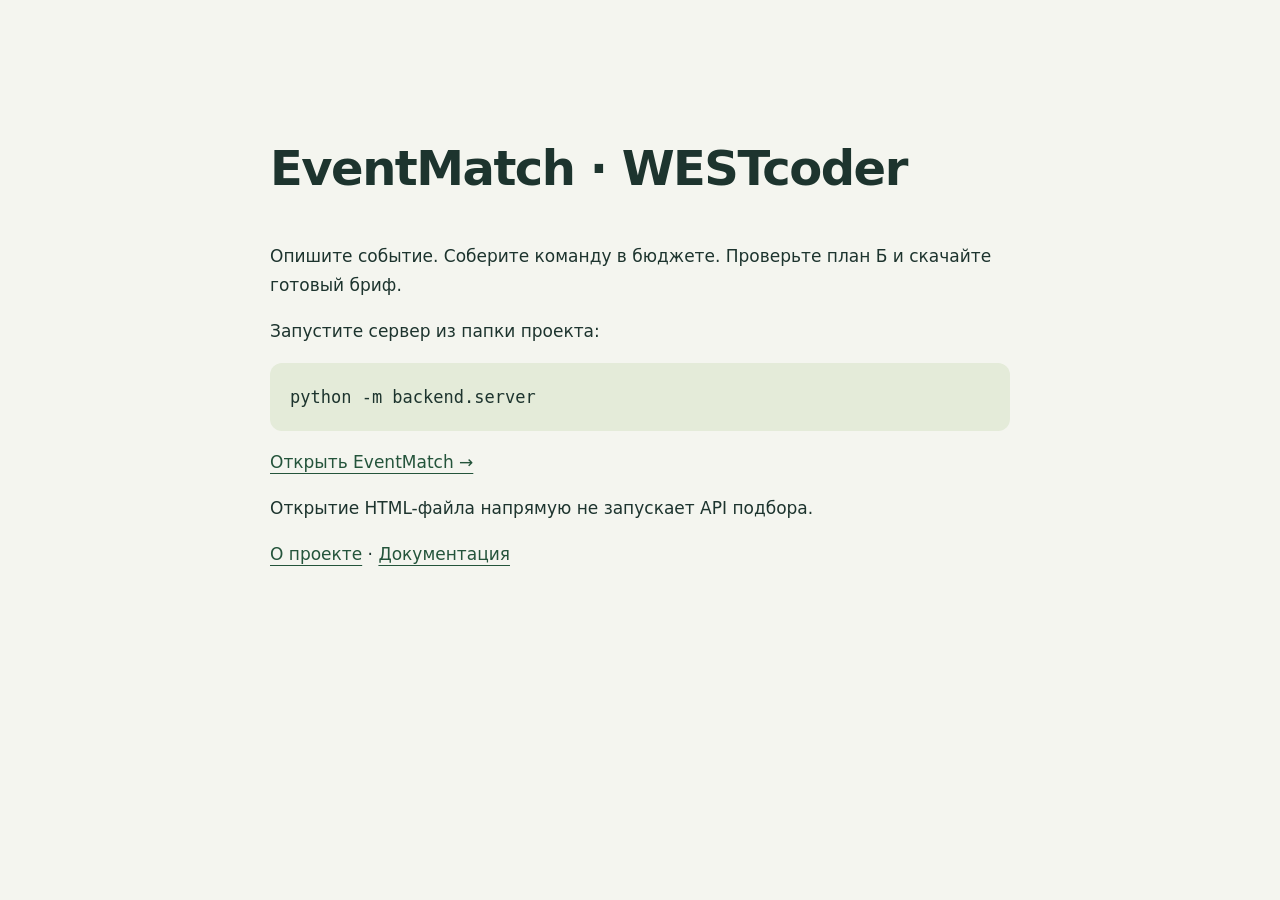
<file: index.html>
<!DOCTYPE html>
<html lang="ru">
<head>
    <meta charset="UTF-8">
    <meta name="viewport" content="width=device-width, initial-scale=1.0">
    <title>Запуск EventMatch</title>
    <style>body{font:17px/1.7 system-ui;max-width:740px;margin:8vh auto;padding:24px;color:#1d342e;background:#f4f5ef}h1{font-size:clamp(32px,7vw,48px);letter-spacing:-1.5px}a{color:#24543b;text-underline-offset:5px}pre{padding:20px;background:#e4ebd9;border-radius:12px;overflow:auto}</style>
</head>
<body>
    <h1>EventMatch · WESTcoder</h1>
    <p>Опишите событие. Соберите команду в бюджете. Проверьте план Б и скачайте готовый бриф.</p>
    <p>Запустите сервер из папки проекта:</p><pre>python -m backend.server</pre>
    <p><a href="http://127.0.0.1:8000">Открыть EventMatch →</a></p>
    <p>Открытие HTML-файла напрямую не запускает API подбора.</p>
    <p><a href="about.html">О проекте</a> · <a href="README.md">Документация</a></p>
</body>
</html>
</file>
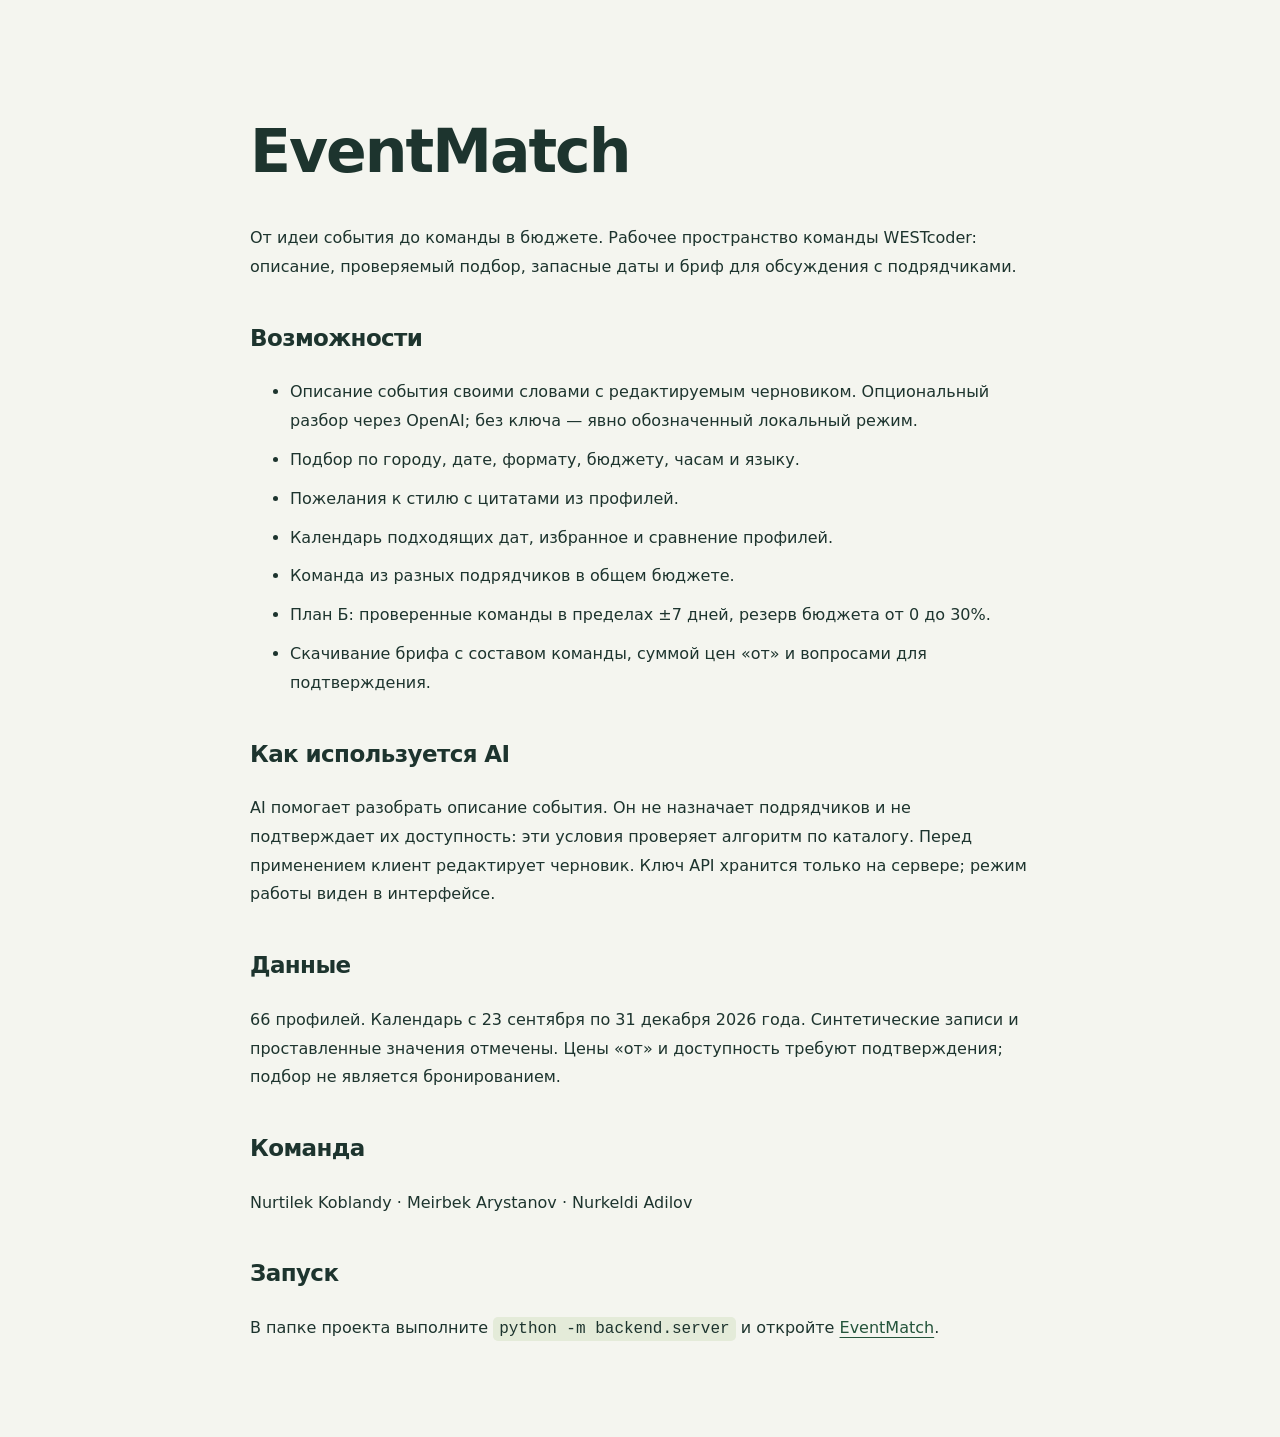
<file: about.html>
<!DOCTYPE html>
<html lang="ru">
<head>
    <meta charset="UTF-8">
    <meta name="viewport" content="width=device-width, initial-scale=1.0">
    <title>О проекте EventMatch</title>
    <meta name="theme-color" content="#183d36">
    <style>body{font:16px/1.8 system-ui;max-width:780px;margin:6vh auto;padding:24px;color:#1d342e;background:#f4f5ef}h1{font-size:clamp(36px,7vw,60px);letter-spacing:-2px;line-height:1.1}h2{margin-top:36px;font-size:23px;letter-spacing:-.6px}a{color:#24543b;text-underline-offset:4px}li{margin:10px 0}code{background:#e4ebd9;padding:3px 6px;border-radius:5px}</style>
</head>
<body>
    <h1>EventMatch</h1>
    <p>От идеи события до команды в бюджете. Рабочее пространство команды WESTcoder: описание, проверяемый подбор, запасные даты и бриф для обсуждения с подрядчиками.</p>
    <h2>Возможности</h2>
    <ul><li>Описание события своими словами с редактируемым черновиком. Опциональный разбор через OpenAI; без ключа — явно обозначенный локальный режим.</li><li>Подбор по городу, дате, формату, бюджету, часам и языку.</li><li>Пожелания к стилю с цитатами из профилей.</li><li>Календарь подходящих дат, избранное и сравнение профилей.</li><li>Команда из разных подрядчиков в общем бюджете.</li><li>План Б: проверенные команды в пределах ±7 дней, резерв бюджета от 0 до 30%.</li><li>Скачивание брифа с составом команды, суммой цен «от» и вопросами для подтверждения.</li></ul>
    <h2>Как используется AI</h2><p>AI помогает разобрать описание события. Он не назначает подрядчиков и не подтверждает их доступность: эти условия проверяет алгоритм по каталогу. Перед применением клиент редактирует черновик. Ключ API хранится только на сервере; режим работы виден в интерфейсе.</p>
    <h2>Данные</h2>
    <p>66 профилей. Календарь с 23 сентября по 31 декабря 2026 года. Синтетические записи и проставленные значения отмечены. Цены «от» и доступность требуют подтверждения; подбор не является бронированием.</p>
    <h2>Команда</h2><p>Nurtilek Koblandy · Meirbek Arystanov · Nurkeldi Adilov</p>
    <h2>Запуск</h2><p>В папке проекта выполните <code>python -m backend.server</code> и откройте <a href="http://127.0.0.1:8000">EventMatch</a>.</p>
</body>
</html>
</file>
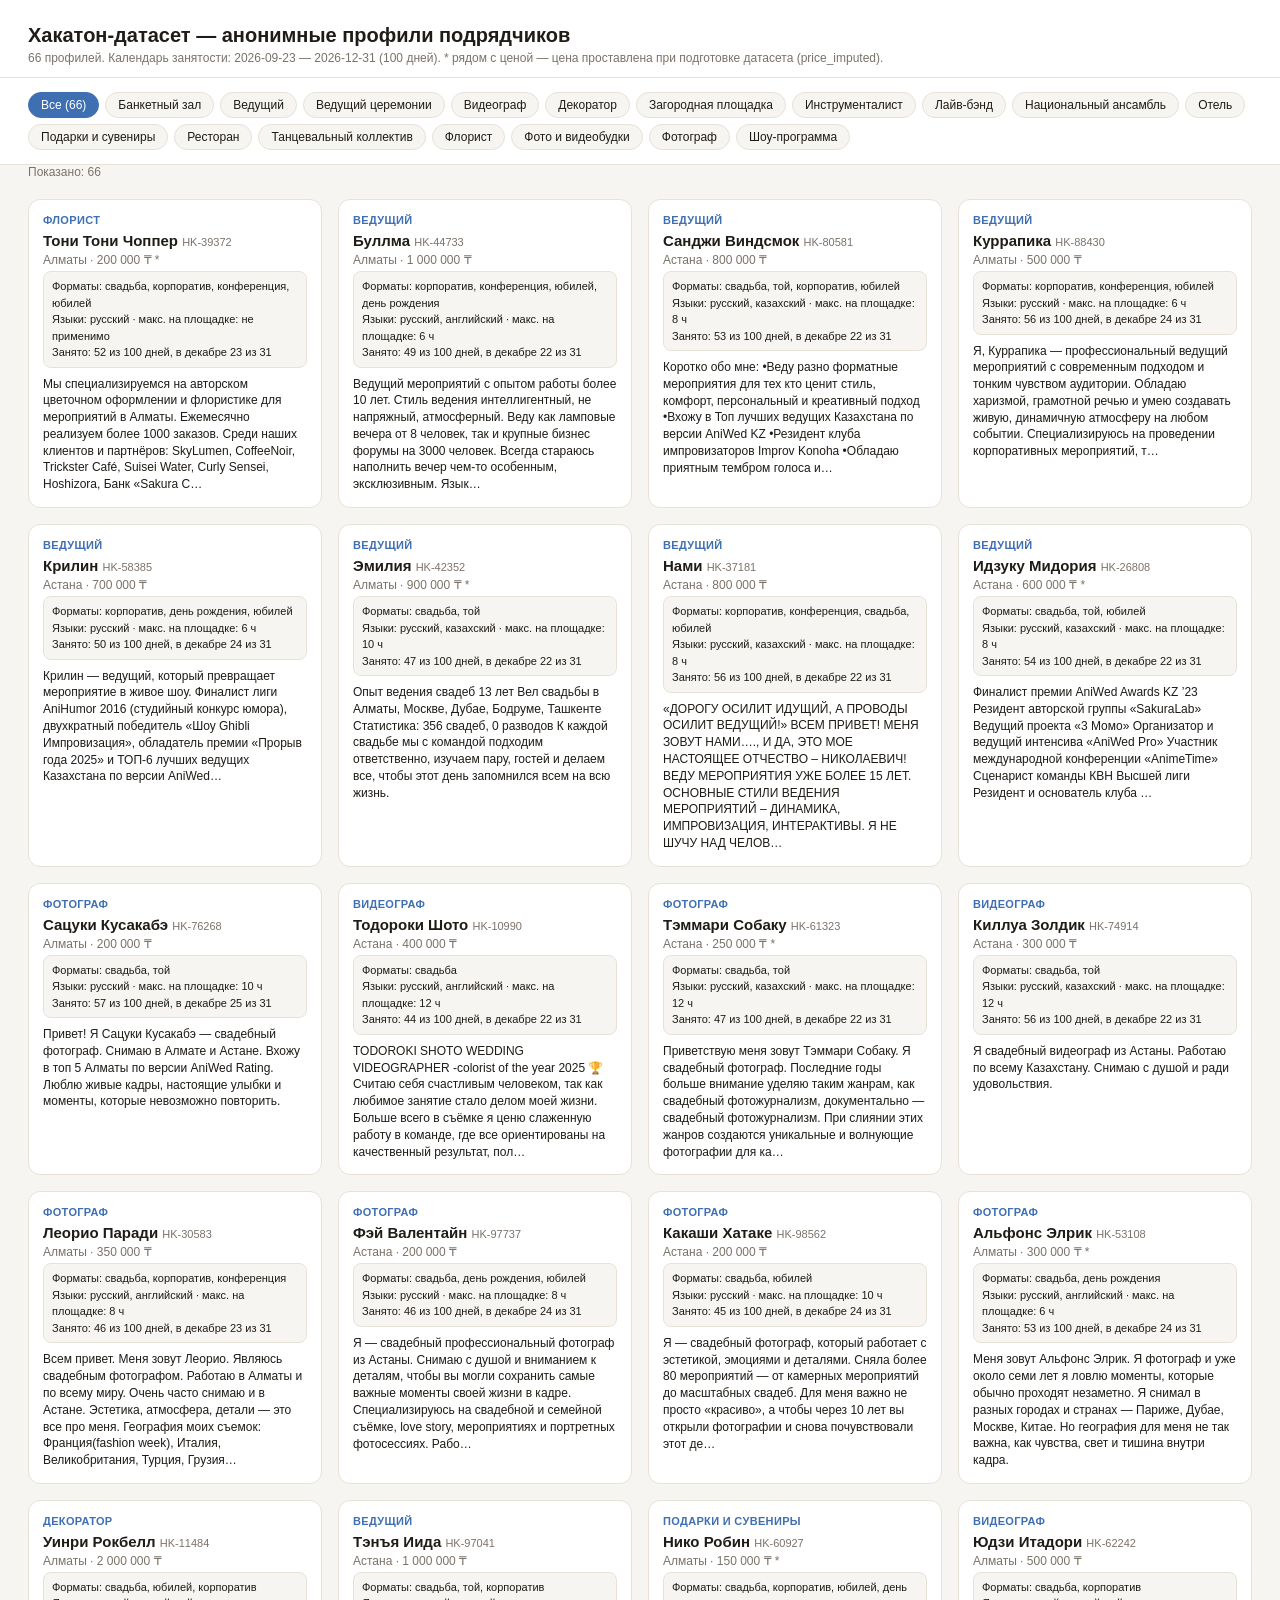
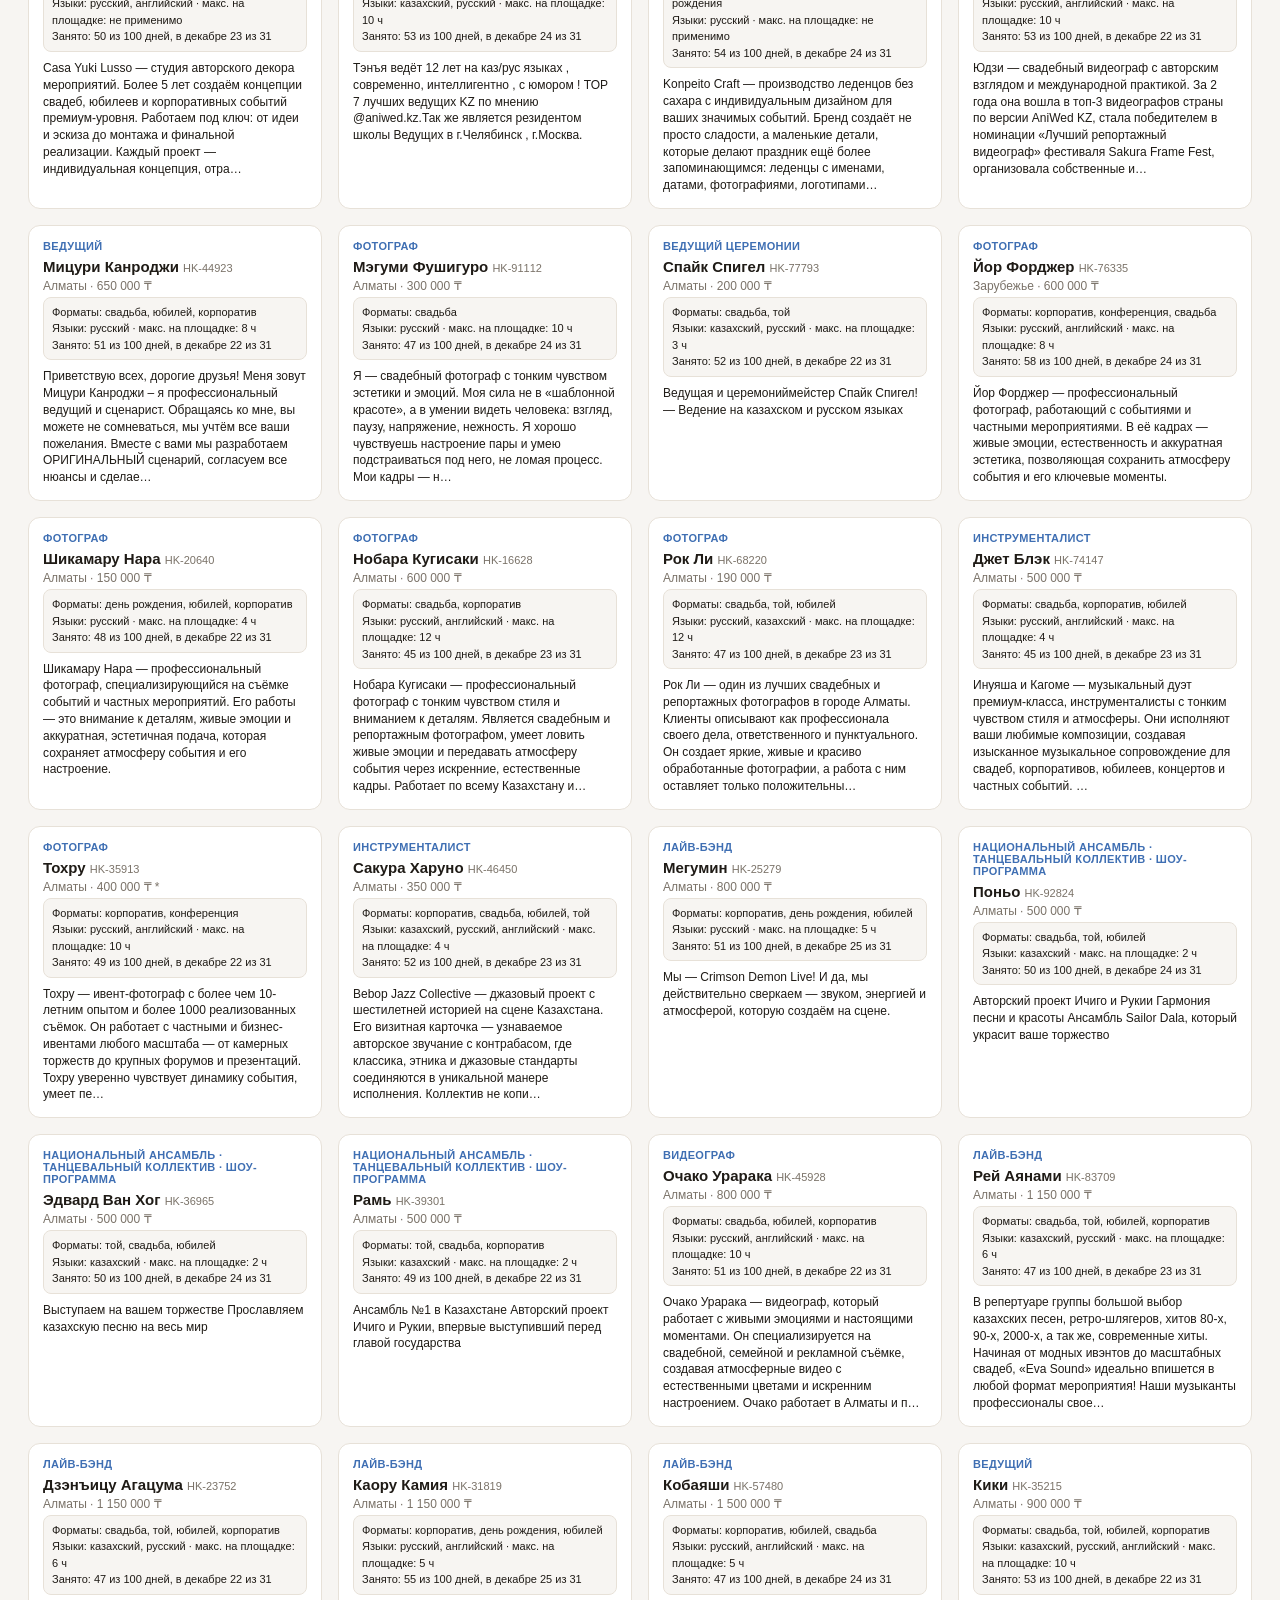
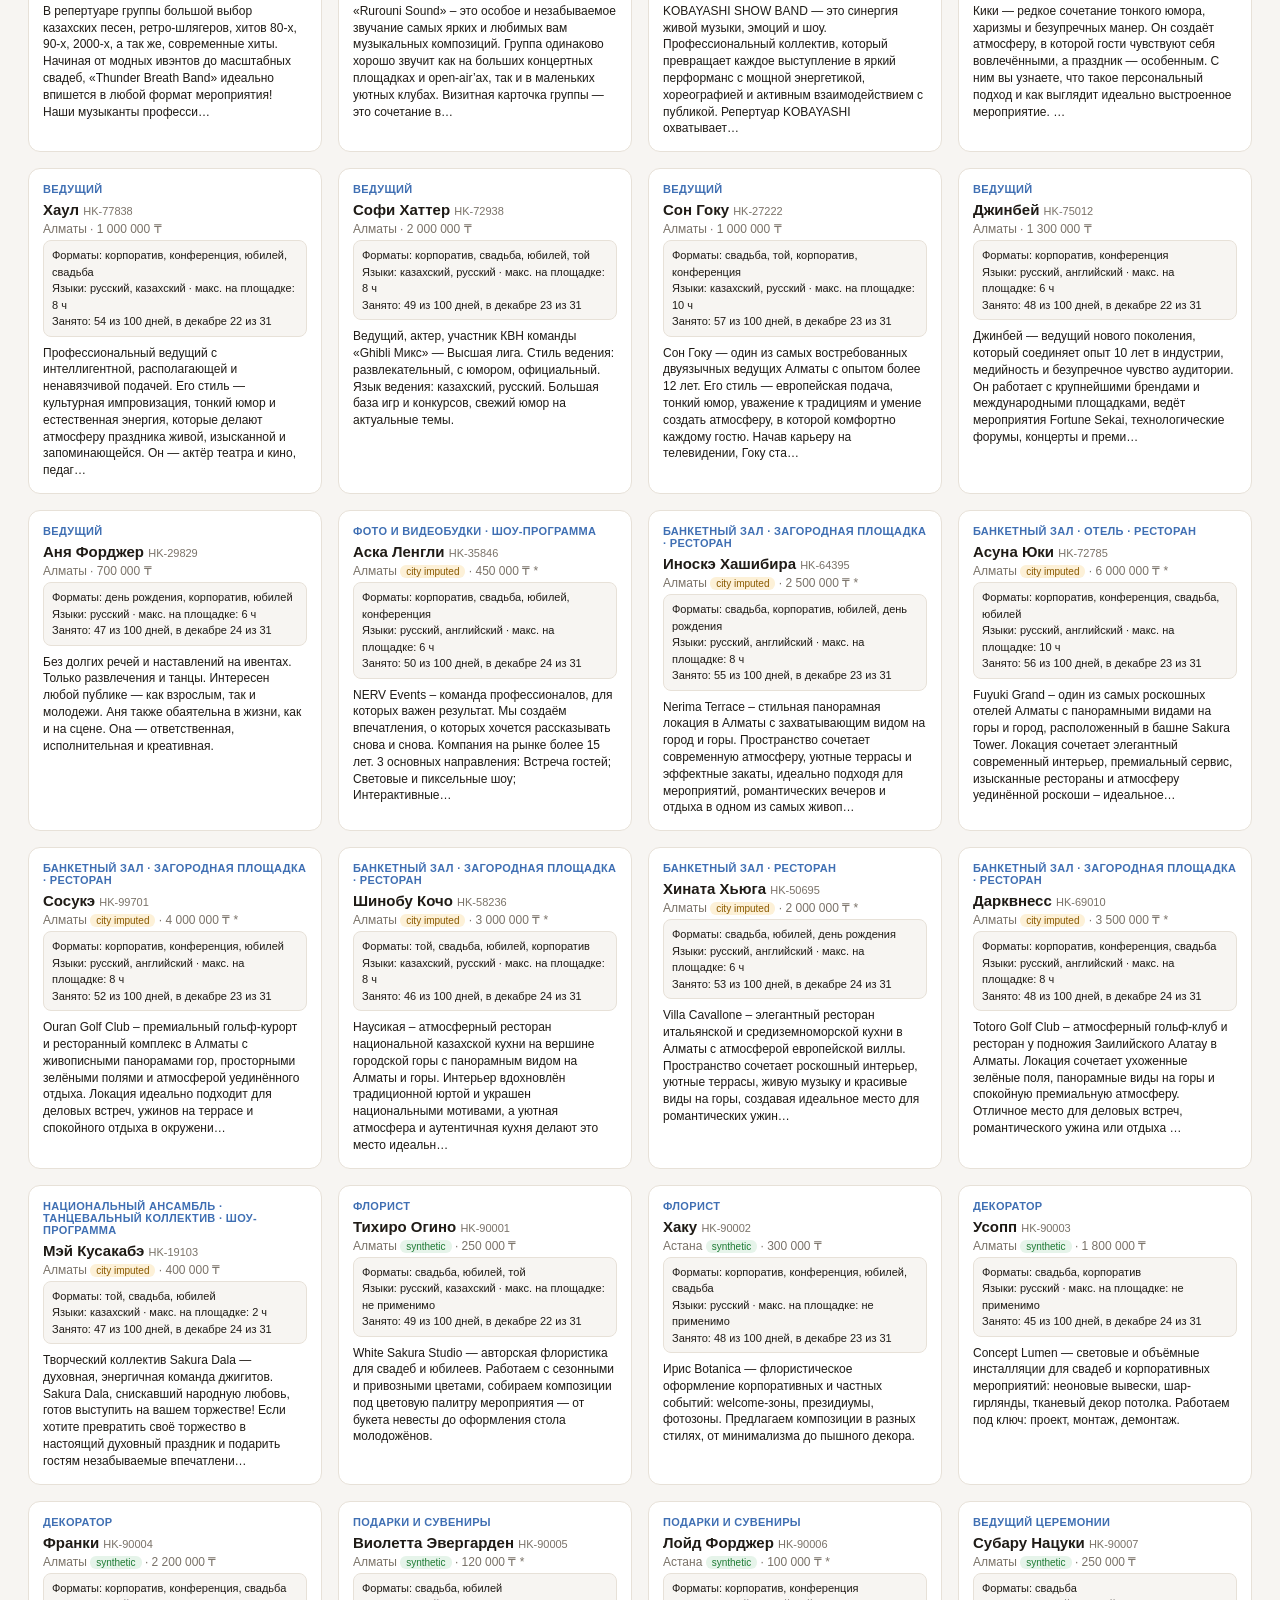
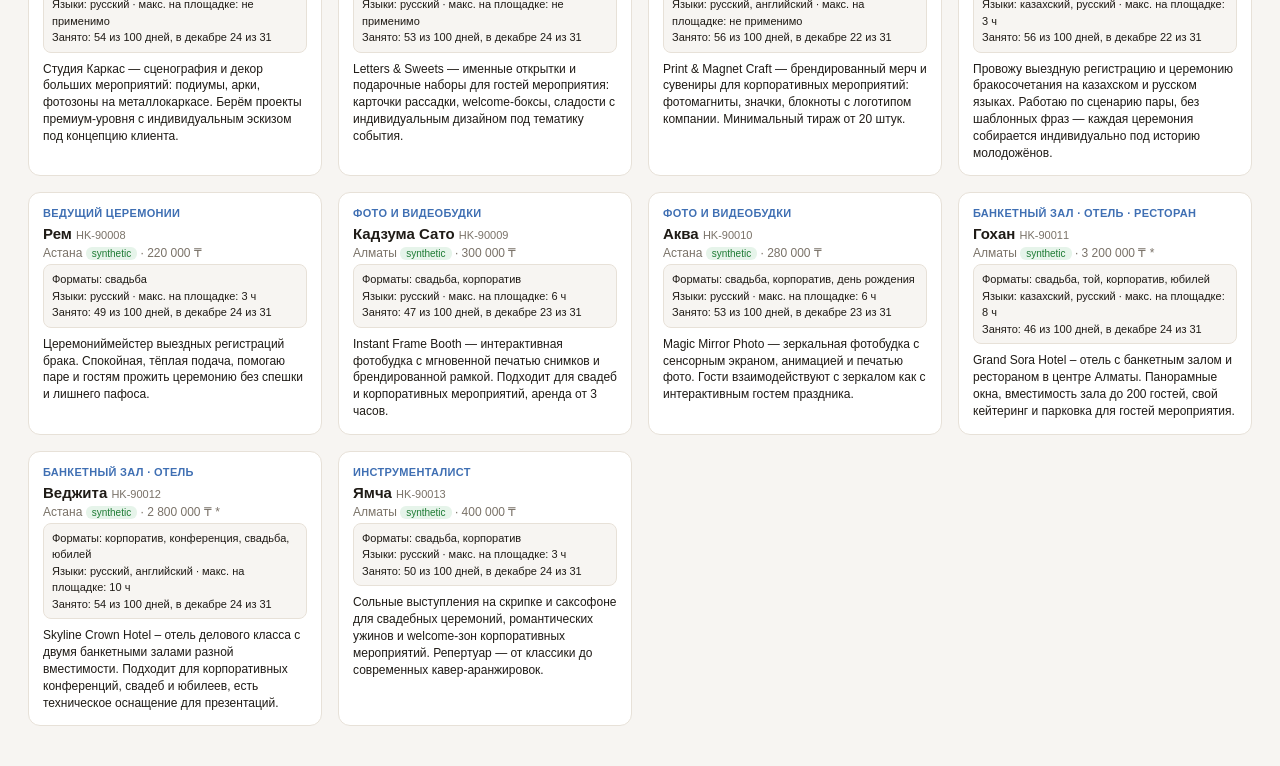
<file: Untitled-1.html>
<!doctype html>
<html lang="ru">
<head>
<meta charset="utf-8">
<title>Хакатон-датасет — анонимные профили подрядчиков</title>
<style>
  :root { --bg:#f7f5f2; --card:#fff; --text:#1f1b16; --muted:#7a7268; --accent:#3f6fb3; --border:#e7e1d8; }
  * { box-sizing:border-box; }
  body { margin:0; font-family:-apple-system,BlinkMacSystemFont,"Segoe UI",sans-serif; background:var(--bg); color:var(--text); }
  header { padding:24px 28px 12px; border-bottom:1px solid var(--border); background:var(--card); }
  header h1 { margin:0 0 4px; font-size:20px; }
  header p { margin:0; font-size:12px; color:var(--muted); }
  .filters { display:flex; flex-wrap:wrap; gap:6px; padding:14px 28px; background:var(--card); border-bottom:1px solid var(--border); }
  .filter-btn { border:1px solid var(--border); background:var(--bg); color:var(--text); border-radius:999px; padding:5px 12px; font-size:12px; cursor:pointer; }
  .filter-btn.active { background:var(--accent); color:#fff; border-color:var(--accent); }
  .grid { display:grid; grid-template-columns:repeat(auto-fill,minmax(260px,1fr)); gap:16px; padding:20px 28px 40px; }
  .card { background:var(--card); border:1px solid var(--border); border-radius:12px; overflow:hidden; }
  .body { padding:14px; display:flex; flex-direction:column; gap:4px; }
  .cats { font-size:11px; text-transform:uppercase; letter-spacing:.03em; color:var(--accent); font-weight:600; }
  h3 { margin:2px 0 0; font-size:15px; }
  .id { font-size:11px; color:var(--muted); font-weight:400; }
  .meta { font-size:12px; color:var(--muted); }
  .attrs { font-size:11px; color:var(--text); background:var(--bg); border:1px solid var(--border); border-radius:8px; padding:6px 8px; line-height:1.5; }
  .tag { font-size:10px; background:#fdf1d8; color:#8a5a00; padding:1px 6px; border-radius:6px; }
  .tag-synth { background:#e6f4ea; color:#1e7b34; }
  .desc { font-size:12px; color:var(--text); line-height:1.4; margin:4px 0 0; }
  .count { padding:0 28px; font-size:12px; color:var(--muted); }
</style>
</head>
<body>
<header>
  <h1>Хакатон-датасет — анонимные профили подрядчиков</h1>
  <p>66 профилей. Календарь занятости: 2026-09-23 — 2026-12-31 (100 дней).
     * рядом с ценой — цена проставлена при подготовке датасета (price_imputed).</p>
</header>
<div class="filters">
  <button class="filter-btn active" data-cat="__all__">Все (66)</button>
<button class="filter-btn" data-cat="Банкетный зал">Банкетный зал</button>
<button class="filter-btn" data-cat="Ведущий">Ведущий</button>
<button class="filter-btn" data-cat="Ведущий церемонии">Ведущий церемонии</button>
<button class="filter-btn" data-cat="Видеограф">Видеограф</button>
<button class="filter-btn" data-cat="Декоратор">Декоратор</button>
<button class="filter-btn" data-cat="Загородная площадка">Загородная площадка</button>
<button class="filter-btn" data-cat="Инструменталист">Инструменталист</button>
<button class="filter-btn" data-cat="Лайв-бэнд">Лайв-бэнд</button>
<button class="filter-btn" data-cat="Национальный ансамбль">Национальный ансамбль</button>
<button class="filter-btn" data-cat="Отель">Отель</button>
<button class="filter-btn" data-cat="Подарки и сувениры">Подарки и сувениры</button>
<button class="filter-btn" data-cat="Ресторан">Ресторан</button>
<button class="filter-btn" data-cat="Танцевальный коллектив">Танцевальный коллектив</button>
<button class="filter-btn" data-cat="Флорист">Флорист</button>
<button class="filter-btn" data-cat="Фото и видеобудки">Фото и видеобудки</button>
<button class="filter-btn" data-cat="Фотограф">Фотограф</button>
<button class="filter-btn" data-cat="Шоу-программа">Шоу-программа</button>
</div>
<div class="count" id="count"></div>
<div class="grid" id="grid">
    <article class="card" data-cats="Флорист">
      <div class="body">
        <div class="cats">Флорист</div>
        <h3>Тони Тони Чоппер <span class="id">HK-39372</span></h3>
        <div class="meta">Алматы · 200 000 ₸ *</div>
        <div class="attrs">Форматы: свадьба, корпоратив, конференция, юбилей<br>
          Языки: русский · макс. на площадке: не применимо<br>
          Занято: 52 из 100 дней, в декабре 23 из 31</div>
        <p class="desc">Мы специализируемся на авторском цветочном оформлении и флористике для мероприятий в Алматы. Ежемесячно реализуем более 1000 заказов.

Среди наших клиентов и партнёров: SkyLumen, CoffeeNoir, Trickster Café, Suisei Water, Curly Sensei, Hoshizora, Банк «Sakura C…</p>
      </div>
    </article>
    <article class="card" data-cats="Ведущий">
      <div class="body">
        <div class="cats">Ведущий</div>
        <h3>Буллма <span class="id">HK-44733</span></h3>
        <div class="meta">Алматы · 1 000 000 ₸</div>
        <div class="attrs">Форматы: корпоратив, конференция, юбилей, день рождения<br>
          Языки: русский, английский · макс. на площадке: 6 ч<br>
          Занято: 49 из 100 дней, в декабре 22 из 31</div>
        <p class="desc">Ведущий мероприятий с опытом работы более 10 лет. Стиль ведения интеллигентный, не напряжный, атмосферный. Веду как ламповые вечера от 8 человек, так и крупные бизнес форумы на 3000 человек. Всегда стараюсь наполнить вечер чем-то особенным, эксклюзивным.

Язык…</p>
      </div>
    </article>
    <article class="card" data-cats="Ведущий">
      <div class="body">
        <div class="cats">Ведущий</div>
        <h3>Санджи Виндсмок <span class="id">HK-80581</span></h3>
        <div class="meta">Астана · 800 000 ₸</div>
        <div class="attrs">Форматы: свадьба, той, корпоратив, юбилей<br>
          Языки: русский, казахский · макс. на площадке: 8 ч<br>
          Занято: 53 из 100 дней, в декабре 22 из 31</div>
        <p class="desc">Коротко обо мне:

•Веду разно форматные мероприятия для тех кто ценит стиль, комфорт, персональный и креативный подход

•Вхожу в Топ лучших ведущих Казахстана по версии AniWed KZ

•Резидент клуба импровизаторов Improv Konoha

•Обладаю приятным тембром голоса и…</p>
      </div>
    </article>
    <article class="card" data-cats="Ведущий">
      <div class="body">
        <div class="cats">Ведущий</div>
        <h3>Куррапика <span class="id">HK-88430</span></h3>
        <div class="meta">Алматы · 500 000 ₸</div>
        <div class="attrs">Форматы: корпоратив, конференция, юбилей<br>
          Языки: русский · макс. на площадке: 6 ч<br>
          Занято: 56 из 100 дней, в декабре 24 из 31</div>
        <p class="desc">Я, Куррапика — профессиональный ведущий мероприятий с современным подходом и тонким чувством аудитории. Обладаю харизмой, грамотной речью и умею создавать живую, динамичную атмосферу на любом событии.

Специализируюсь на проведении корпоративных мероприятий, т…</p>
      </div>
    </article>
    <article class="card" data-cats="Ведущий">
      <div class="body">
        <div class="cats">Ведущий</div>
        <h3>Крилин <span class="id">HK-58385</span></h3>
        <div class="meta">Астана · 700 000 ₸</div>
        <div class="attrs">Форматы: корпоратив, день рождения, юбилей<br>
          Языки: русский · макс. на площадке: 6 ч<br>
          Занято: 50 из 100 дней, в декабре 24 из 31</div>
        <p class="desc">Крилин — ведущий, который превращает мероприятие в живое шоу.

 

Финалист лиги AniHumor 2016 (студийный конкурс юмора),

двухкратный победитель «Шоу Ghibli Импровизация»,

обладатель премии «Прорыв года 2025» и ТОП-6 лучших ведущих Казахстана по версии AniWed…</p>
      </div>
    </article>
    <article class="card" data-cats="Ведущий">
      <div class="body">
        <div class="cats">Ведущий</div>
        <h3>Эмилия <span class="id">HK-42352</span></h3>
        <div class="meta">Алматы · 900 000 ₸ *</div>
        <div class="attrs">Форматы: свадьба, той<br>
          Языки: русский, казахский · макс. на площадке: 10 ч<br>
          Занято: 47 из 100 дней, в декабре 22 из 31</div>
        <p class="desc">Опыт ведения свадеб 13 лет

Вел свадьбы в Алматы, Москве, Дубае, Бодруме, Ташкенте

Статистика: 356 свадеб, 0 разводов

К каждой свадьбе мы с командой подходим ответственно, изучаем пару, гостей и делаем все, чтобы этот день запомнился всем на всю жизнь.</p>
      </div>
    </article>
    <article class="card" data-cats="Ведущий">
      <div class="body">
        <div class="cats">Ведущий</div>
        <h3>Нами <span class="id">HK-37181</span></h3>
        <div class="meta">Астана · 800 000 ₸</div>
        <div class="attrs">Форматы: корпоратив, конференция, свадьба, юбилей<br>
          Языки: русский, казахский · макс. на площадке: 8 ч<br>
          Занято: 56 из 100 дней, в декабре 22 из 31</div>
        <p class="desc">«ДОРОГУ ОСИЛИТ ИДУЩИЙ, А ПРОВОДЫ ОСИЛИТ ВЕДУЩИЙ!»

ВСЕМ ПРИВЕТ! МЕНЯ ЗОВУТ НАМИ…., И ДА, ЭТО МОЕ НАСТОЯЩЕЕ ОТЧЕСТВО – НИКОЛАЕВИЧ!

ВЕДУ МЕРОПРИЯТИЯ УЖЕ БОЛЕЕ 15 ЛЕТ.

ОСНОВНЫЕ СТИЛИ ВЕДЕНИЯ МЕРОПРИЯТИЙ – ДИНАМИКА, ИМПРОВИЗАЦИЯ, ИНТЕРАКТИВЫ. Я НЕ ШУЧУ НАД ЧЕЛОВ…</p>
      </div>
    </article>
    <article class="card" data-cats="Ведущий">
      <div class="body">
        <div class="cats">Ведущий</div>
        <h3>Идзуку Мидория <span class="id">HK-26808</span></h3>
        <div class="meta">Астана · 600 000 ₸ *</div>
        <div class="attrs">Форматы: свадьба, той, юбилей<br>
          Языки: русский, казахский · макс. на площадке: 8 ч<br>
          Занято: 54 из 100 дней, в декабре 22 из 31</div>
        <p class="desc">Финалист премии AniWed Awards KZ ’23

Резидент авторской группы «SakuraLab»

Ведущий проекта «3 Момо»

Организатор и ведущий интенсива «AniWed Pro»

Участник международной конференции «AnimeTime»

Сценарист команды КВН Высшей лиги

Резидент и основатель клуба …</p>
      </div>
    </article>
    <article class="card" data-cats="Фотограф">
      <div class="body">
        <div class="cats">Фотограф</div>
        <h3>Сацуки Кусакабэ <span class="id">HK-76268</span></h3>
        <div class="meta">Алматы · 200 000 ₸</div>
        <div class="attrs">Форматы: свадьба, той<br>
          Языки: русский · макс. на площадке: 10 ч<br>
          Занято: 57 из 100 дней, в декабре 25 из 31</div>
        <p class="desc">Привет! Я Сацуки Кусакабэ — свадебный фотограф. Снимаю в Алмате и Астане. Вхожу  в топ 5 Алматы по версии AniWed Rating.

Люблю живые кадры, настоящие улыбки и моменты, которые невозможно повторить.</p>
      </div>
    </article>
    <article class="card" data-cats="Видеограф">
      <div class="body">
        <div class="cats">Видеограф</div>
        <h3>Тодороки Шото <span class="id">HK-10990</span></h3>
        <div class="meta">Астана · 400 000 ₸</div>
        <div class="attrs">Форматы: свадьба<br>
          Языки: русский, английский · макс. на площадке: 12 ч<br>
          Занято: 44 из 100 дней, в декабре 22 из 31</div>
        <p class="desc">TODOROKI SHOTO

WEDDING  VIDEOGRAPHER

-colorist of the year 2025 🏆

Считаю себя счастливым человеком, так как любимое занятие стало делом моей жизни. Больше всего в съёмке я ценю слаженную работу в команде, где все ориентированы на качественный результат, пол…</p>
      </div>
    </article>
    <article class="card" data-cats="Фотограф">
      <div class="body">
        <div class="cats">Фотограф</div>
        <h3>Тэммари Собаку <span class="id">HK-61323</span></h3>
        <div class="meta">Астана · 250 000 ₸ *</div>
        <div class="attrs">Форматы: свадьба, той<br>
          Языки: русский, казахский · макс. на площадке: 12 ч<br>
          Занято: 47 из 100 дней, в декабре 22 из 31</div>
        <p class="desc">Приветствую меня зовут Тэммари Собаку. Я свадебный фотограф.

Последние годы больше внимание уделяю таким жанрам, как свадебный фотожурнализм,

документально — свадебный фотожурнализм.

При слиянии этих жанров создаются уникальные и волнующие фотографии для ка…</p>
      </div>
    </article>
    <article class="card" data-cats="Видеограф">
      <div class="body">
        <div class="cats">Видеограф</div>
        <h3>Киллуа Золдик <span class="id">HK-74914</span></h3>
        <div class="meta">Астана · 300 000 ₸</div>
        <div class="attrs">Форматы: свадьба, той<br>
          Языки: русский, казахский · макс. на площадке: 12 ч<br>
          Занято: 56 из 100 дней, в декабре 22 из 31</div>
        <p class="desc">Я свадебный видеограф из Астаны. Работаю по всему Казахстану. Снимаю с душой и ради удовольствия.</p>
      </div>
    </article>
    <article class="card" data-cats="Фотограф">
      <div class="body">
        <div class="cats">Фотограф</div>
        <h3>Леорио Паради <span class="id">HK-30583</span></h3>
        <div class="meta">Алматы · 350 000 ₸</div>
        <div class="attrs">Форматы: свадьба, корпоратив, конференция<br>
          Языки: русский, английский · макс. на площадке: 8 ч<br>
          Занято: 46 из 100 дней, в декабре 23 из 31</div>
        <p class="desc">Всем привет. Меня зовут Леорио. Являюсь свадебным фотографом. Работаю в Алматы и по всему миру. Очень часто снимаю и в Астане. Эстетика, атмосфера, детали — это все про меня.

География моих съемок: Франция(fashion week), Италия, Великобритания, Турция, Грузия…</p>
      </div>
    </article>
    <article class="card" data-cats="Фотограф">
      <div class="body">
        <div class="cats">Фотограф</div>
        <h3>Фэй Валентайн <span class="id">HK-97737</span></h3>
        <div class="meta">Астана · 200 000 ₸</div>
        <div class="attrs">Форматы: свадьба, день рождения, юбилей<br>
          Языки: русский · макс. на площадке: 8 ч<br>
          Занято: 46 из 100 дней, в декабре 24 из 31</div>
        <p class="desc">Я — свадебный профессиональный фотограф из Астаны. Снимаю с душой и вниманием к деталям, чтобы вы могли сохранить самые важные моменты своей жизни в кадре.

Специализируюсь на свадебной и семейной съёмке, love story, мероприятиях и портретных фотосессиях. Рабо…</p>
      </div>
    </article>
    <article class="card" data-cats="Фотограф">
      <div class="body">
        <div class="cats">Фотограф</div>
        <h3>Какаши Хатаке <span class="id">HK-98562</span></h3>
        <div class="meta">Астана · 200 000 ₸</div>
        <div class="attrs">Форматы: свадьба, юбилей<br>
          Языки: русский · макс. на площадке: 10 ч<br>
          Занято: 45 из 100 дней, в декабре 24 из 31</div>
        <p class="desc">Я — свадебный фотограф, который работает с эстетикой, эмоциями и деталями.

Сняла более 80 мероприятий — от камерных мероприятий до масштабных свадеб.

Для меня важно не просто «красиво», а чтобы через 10 лет вы открыли фотографии и снова почувствовали этот де…</p>
      </div>
    </article>
    <article class="card" data-cats="Фотограф">
      <div class="body">
        <div class="cats">Фотограф</div>
        <h3>Альфонс Элрик <span class="id">HK-53108</span></h3>
        <div class="meta">Алматы · 300 000 ₸ *</div>
        <div class="attrs">Форматы: свадьба, день рождения<br>
          Языки: русский, английский · макс. на площадке: 6 ч<br>
          Занято: 53 из 100 дней, в декабре 24 из 31</div>
        <p class="desc">Меня зовут Альфонс Элрик. Я фотограф и уже около семи лет я ловлю моменты, которые обычно проходят незаметно.

Я снимал в разных городах и странах — Париже, Дубае, Москве, Китае. Но география для меня не так важна, как чувства, свет и тишина внутри кадра.</p>
      </div>
    </article>
    <article class="card" data-cats="Декоратор">
      <div class="body">
        <div class="cats">Декоратор</div>
        <h3>Уинри Рокбелл <span class="id">HK-11484</span></h3>
        <div class="meta">Алматы · 2 000 000 ₸</div>
        <div class="attrs">Форматы: свадьба, юбилей, корпоратив<br>
          Языки: русский, английский · макс. на площадке: не применимо<br>
          Занято: 50 из 100 дней, в декабре 23 из 31</div>
        <p class="desc">Casa Yuki Lusso — студия авторского декора мероприятий.
 Более 5 лет создаём концепции свадеб, юбилеев и корпоративных событий премиум-уровня. Работаем под ключ: от идеи и эскиза до монтажа и финальной реализации. Каждый проект — индивидуальная концепция, отра…</p>
      </div>
    </article>
    <article class="card" data-cats="Ведущий">
      <div class="body">
        <div class="cats">Ведущий</div>
        <h3>Тэнъя Иида <span class="id">HK-97041</span></h3>
        <div class="meta">Астана · 1 000 000 ₸</div>
        <div class="attrs">Форматы: свадьба, той, корпоратив<br>
          Языки: казахский, русский · макс. на площадке: 10 ч<br>
          Занято: 53 из 100 дней, в декабре 24 из 31</div>
        <p class="desc">Тэнъя ведёт 12 лет  на каз/рус языках , современно, интеллигентно , с юмором !

TOP 7 лучших ведущих KZ по мнению @aniwed.kz.Так же является  резидентом школы Ведущих в г.Челябинск , г.Москва.</p>
      </div>
    </article>
    <article class="card" data-cats="Подарки и сувениры">
      <div class="body">
        <div class="cats">Подарки и сувениры</div>
        <h3>Нико Робин <span class="id">HK-60927</span></h3>
        <div class="meta">Алматы · 150 000 ₸ *</div>
        <div class="attrs">Форматы: свадьба, корпоратив, юбилей, день рождения<br>
          Языки: русский · макс. на площадке: не применимо<br>
          Занято: 54 из 100 дней, в декабре 24 из 31</div>
        <p class="desc">Konpeito Craft — производство леденцов без сахара с индивидуальным дизайном для ваших значимых событий.

Бренд создаёт не просто сладости, а маленькие детали, которые делают праздник ещё более запоминающимся: леденцы с именами, датами, фотографиями, логотипами…</p>
      </div>
    </article>
    <article class="card" data-cats="Видеограф">
      <div class="body">
        <div class="cats">Видеограф</div>
        <h3>Юдзи Итадори <span class="id">HK-62242</span></h3>
        <div class="meta">Алматы · 500 000 ₸</div>
        <div class="attrs">Форматы: свадьба, корпоратив<br>
          Языки: русский, английский · макс. на площадке: 10 ч<br>
          Занято: 53 из 100 дней, в декабре 22 из 31</div>
        <p class="desc">Юдзи — свадебный видеограф с авторским взглядом и международной практикой.

За 2 года она вошла в топ-3 видеографов страны по версии AniWed KZ, стала победителем в номинации «Лучший репортажный видеограф» фестиваля Sakura Frame Fest, организовала собственные и…</p>
      </div>
    </article>
    <article class="card" data-cats="Ведущий">
      <div class="body">
        <div class="cats">Ведущий</div>
        <h3>Мицури Канроджи <span class="id">HK-44923</span></h3>
        <div class="meta">Алматы · 650 000 ₸</div>
        <div class="attrs">Форматы: свадьба, юбилей, корпоратив<br>
          Языки: русский · макс. на площадке: 8 ч<br>
          Занято: 51 из 100 дней, в декабре 22 из 31</div>
        <p class="desc">Приветствую всех, дорогие друзья!

Меня зовут Мицури Канроджи – я профессиональный ведущий и сценарист.

Обращаясь ко мне, вы можете не сомневаться, мы учтём все ваши пожелания.

Вместе с вами мы разработаем ОРИГИНАЛЬНЫЙ сценарий, согласуем все нюансы и сделае…</p>
      </div>
    </article>
    <article class="card" data-cats="Фотограф">
      <div class="body">
        <div class="cats">Фотограф</div>
        <h3>Мэгуми Фушигуро <span class="id">HK-91112</span></h3>
        <div class="meta">Алматы · 300 000 ₸</div>
        <div class="attrs">Форматы: свадьба<br>
          Языки: русский · макс. на площадке: 10 ч<br>
          Занято: 47 из 100 дней, в декабре 24 из 31</div>
        <p class="desc">Я — свадебный фотограф с тонким чувством эстетики и эмоций. Моя сила не в «шаблонной красоте», а в умении видеть человека: взгляд, паузу, напряжение, нежность. Я хорошо чувствуешь настроение пары и умею подстраиваться под него, не ломая процесс.

Мои кадры — н…</p>
      </div>
    </article>
    <article class="card" data-cats="Ведущий церемонии">
      <div class="body">
        <div class="cats">Ведущий церемонии</div>
        <h3>Спайк Спигел <span class="id">HK-77793</span></h3>
        <div class="meta">Алматы · 200 000 ₸</div>
        <div class="attrs">Форматы: свадьба, той<br>
          Языки: казахский, русский · макс. на площадке: 3 ч<br>
          Занято: 52 из 100 дней, в декабре 22 из 31</div>
        <p class="desc">Ведущая и церемониймейстер Спайк Спигел!




— Ведение на казахском и русском языках</p>
      </div>
    </article>
    <article class="card" data-cats="Фотограф">
      <div class="body">
        <div class="cats">Фотограф</div>
        <h3>Йор Форджер <span class="id">HK-76335</span></h3>
        <div class="meta">Зарубежье · 600 000 ₸</div>
        <div class="attrs">Форматы: корпоратив, конференция, свадьба<br>
          Языки: русский, английский · макс. на площадке: 8 ч<br>
          Занято: 58 из 100 дней, в декабре 24 из 31</div>
        <p class="desc">Йор Форджер — профессиональный фотограф, работающий с событиями и частными мероприятиями.





В её кадрах — живые эмоции, естественность и аккуратная эстетика, позволяющая сохранить атмосферу события и его ключевые моменты.</p>
      </div>
    </article>
    <article class="card" data-cats="Фотограф">
      <div class="body">
        <div class="cats">Фотограф</div>
        <h3>Шикамару Нара <span class="id">HK-20640</span></h3>
        <div class="meta">Алматы · 150 000 ₸</div>
        <div class="attrs">Форматы: день рождения, юбилей, корпоратив<br>
          Языки: русский · макс. на площадке: 4 ч<br>
          Занято: 48 из 100 дней, в декабре 22 из 31</div>
        <p class="desc">Шикамару Нара — профессиональный фотограф, специализирующийся на съёмке событий и частных мероприятий.




Его работы — это внимание к деталям, живые эмоции и аккуратная, эстетичная подача, которая сохраняет атмосферу события и его настроение.</p>
      </div>
    </article>
    <article class="card" data-cats="Фотограф">
      <div class="body">
        <div class="cats">Фотограф</div>
        <h3>Нобара Кугисаки <span class="id">HK-16628</span></h3>
        <div class="meta">Алматы · 600 000 ₸</div>
        <div class="attrs">Форматы: свадьба, корпоратив<br>
          Языки: русский, английский · макс. на площадке: 12 ч<br>
          Занято: 45 из 100 дней, в декабре 23 из 31</div>
        <p class="desc">Нобара Кугисаки — профессиональный фотограф с тонким чувством стиля и вниманием к деталям. Является свадебным и репортажным фотографом, умеет ловить живые эмоции и передавать атмосферу события через искренние, естественные кадры. Работает по всему Казахстану и…</p>
      </div>
    </article>
    <article class="card" data-cats="Фотограф">
      <div class="body">
        <div class="cats">Фотограф</div>
        <h3>Рок Ли <span class="id">HK-68220</span></h3>
        <div class="meta">Алматы · 190 000 ₸</div>
        <div class="attrs">Форматы: свадьба, той, юбилей<br>
          Языки: русский, казахский · макс. на площадке: 12 ч<br>
          Занято: 47 из 100 дней, в декабре 23 из 31</div>
        <p class="desc">Рок Ли — один из лучших свадебных и репортажных фотографов в городе Алматы. Клиенты описывают как профессионала своего дела, ответственного и пунктуального. Он создает яркие, живые и красиво обработанные фотографии, а работа с ним оставляет только положительны…</p>
      </div>
    </article>
    <article class="card" data-cats="Инструменталист">
      <div class="body">
        <div class="cats">Инструменталист</div>
        <h3>Джет Блэк <span class="id">HK-74147</span></h3>
        <div class="meta">Алматы · 500 000 ₸</div>
        <div class="attrs">Форматы: свадьба, корпоратив, юбилей<br>
          Языки: русский, английский · макс. на площадке: 4 ч<br>
          Занято: 45 из 100 дней, в декабре 23 из 31</div>
        <p class="desc">Инуяша и Кагоме — музыкальный дуэт премиум-класса, инструменталисты с тонким чувством стиля и атмосферы.




Они исполняют ваши любимые композиции, создавая изысканное музыкальное сопровождение для свадеб, корпоративов, юбилеев, концертов и частных событий.


…</p>
      </div>
    </article>
    <article class="card" data-cats="Фотограф">
      <div class="body">
        <div class="cats">Фотограф</div>
        <h3>Тохру <span class="id">HK-35913</span></h3>
        <div class="meta">Алматы · 400 000 ₸ *</div>
        <div class="attrs">Форматы: корпоратив, конференция<br>
          Языки: русский, английский · макс. на площадке: 10 ч<br>
          Занято: 49 из 100 дней, в декабре 22 из 31</div>
        <p class="desc">Тохру — ивент-фотограф с более чем 10-летним опытом и более 1000 реализованных съёмок.




Он работает с частными и бизнес-ивентами любого масштаба — от камерных торжеств до крупных форумов и презентаций.




Тохру уверенно чувствует динамику события, умеет пе…</p>
      </div>
    </article>
    <article class="card" data-cats="Инструменталист">
      <div class="body">
        <div class="cats">Инструменталист</div>
        <h3>Сакура Харуно <span class="id">HK-46450</span></h3>
        <div class="meta">Алматы · 350 000 ₸</div>
        <div class="attrs">Форматы: корпоратив, свадьба, юбилей, той<br>
          Языки: казахский, русский, английский · макс. на площадке: 4 ч<br>
          Занято: 52 из 100 дней, в декабре 23 из 31</div>
        <p class="desc">Bebop Jazz Collective — джазовый проект с шестилетней историей на сцене Казахстана. Его визитная карточка — узнаваемое авторское звучание с контрабасом, где классика, этника и джазовые стандарты соединяются в уникальной манере исполнения.




Коллектив не копи…</p>
      </div>
    </article>
    <article class="card" data-cats="Лайв-бэнд">
      <div class="body">
        <div class="cats">Лайв-бэнд</div>
        <h3>Мегумин <span class="id">HK-25279</span></h3>
        <div class="meta">Алматы · 800 000 ₸</div>
        <div class="attrs">Форматы: корпоратив, день рождения, юбилей<br>
          Языки: русский · макс. на площадке: 5 ч<br>
          Занято: 51 из 100 дней, в декабре 25 из 31</div>
        <p class="desc">Мы — Crimson Demon Live!




И да, мы действительно сверкаем — звуком, энергией и атмосферой, которую создаём на сцене.</p>
      </div>
    </article>
    <article class="card" data-cats="Национальный ансамбль|Танцевальный коллектив|Шоу-программа">
      <div class="body">
        <div class="cats">Национальный ансамбль · Танцевальный коллектив · Шоу-программа</div>
        <h3>Поньо <span class="id">HK-92824</span></h3>
        <div class="meta">Алматы · 500 000 ₸</div>
        <div class="attrs">Форматы: свадьба, той, юбилей<br>
          Языки: казахский · макс. на площадке: 2 ч<br>
          Занято: 50 из 100 дней, в декабре 24 из 31</div>
        <p class="desc">Авторский проект Ичиго и Рукии




Гармония песни и красоты




Ансамбль Sailor Dala, который украсит ваше торжество</p>
      </div>
    </article>
    <article class="card" data-cats="Национальный ансамбль|Танцевальный коллектив|Шоу-программа">
      <div class="body">
        <div class="cats">Национальный ансамбль · Танцевальный коллектив · Шоу-программа</div>
        <h3>Эдвард Ван Хог <span class="id">HK-36965</span></h3>
        <div class="meta">Алматы · 500 000 ₸</div>
        <div class="attrs">Форматы: той, свадьба, юбилей<br>
          Языки: казахский · макс. на площадке: 2 ч<br>
          Занято: 50 из 100 дней, в декабре 24 из 31</div>
        <p class="desc">Выступаем на вашем торжестве




Прославляем казахскую песню на весь мир</p>
      </div>
    </article>
    <article class="card" data-cats="Национальный ансамбль|Танцевальный коллектив|Шоу-программа">
      <div class="body">
        <div class="cats">Национальный ансамбль · Танцевальный коллектив · Шоу-программа</div>
        <h3>Рамь <span class="id">HK-39301</span></h3>
        <div class="meta">Алматы · 500 000 ₸</div>
        <div class="attrs">Форматы: той, свадьба, корпоратив<br>
          Языки: казахский · макс. на площадке: 2 ч<br>
          Занято: 49 из 100 дней, в декабре 22 из 31</div>
        <p class="desc">Ансамбль №1 в Казахстане




Авторский проект Ичиго и Рукии, впервые выступивший перед главой государства</p>
      </div>
    </article>
    <article class="card" data-cats="Видеограф">
      <div class="body">
        <div class="cats">Видеограф</div>
        <h3>Очако Урарака <span class="id">HK-45928</span></h3>
        <div class="meta">Алматы · 800 000 ₸</div>
        <div class="attrs">Форматы: свадьба, юбилей, корпоратив<br>
          Языки: русский, английский · макс. на площадке: 10 ч<br>
          Занято: 51 из 100 дней, в декабре 22 из 31</div>
        <p class="desc">Очако Урарака — видеограф, который работает с живыми эмоциями и настоящими моментами.




Он специализируется на свадебной, семейной и рекламной съёмке, создавая атмосферные видео с естественными цветами и искренним настроением.




Очако работает в Алматы и п…</p>
      </div>
    </article>
    <article class="card" data-cats="Лайв-бэнд">
      <div class="body">
        <div class="cats">Лайв-бэнд</div>
        <h3>Рей Аянами <span class="id">HK-83709</span></h3>
        <div class="meta">Алматы · 1 150 000 ₸</div>
        <div class="attrs">Форматы: свадьба, той, юбилей, корпоратив<br>
          Языки: казахский, русский · макс. на площадке: 6 ч<br>
          Занято: 47 из 100 дней, в декабре 23 из 31</div>
        <p class="desc">В репертуаре группы большой выбор казахских песен, ретро-шлягеров, хитов 80-х, 90-х, 2000-х, а так же, современные хиты. Начиная от модных ивэнтов до масштабных свадеб, «Eva Sound» идеально впишется в любой формат мероприятия! Наши музыканты профессионалы свое…</p>
      </div>
    </article>
    <article class="card" data-cats="Лайв-бэнд">
      <div class="body">
        <div class="cats">Лайв-бэнд</div>
        <h3>Дзэнъицу Агацума <span class="id">HK-23752</span></h3>
        <div class="meta">Алматы · 1 150 000 ₸</div>
        <div class="attrs">Форматы: свадьба, той, юбилей, корпоратив<br>
          Языки: казахский, русский · макс. на площадке: 6 ч<br>
          Занято: 47 из 100 дней, в декабре 22 из 31</div>
        <p class="desc">В репертуаре группы большой выбор казахских песен, ретро-шлягеров, хитов 80-х, 90-х, 2000-х, а так же, современные хиты. Начиная от модных ивэнтов до масштабных свадеб, «Thunder Breath Band» идеально впишется в любой формат мероприятия! Наши музыканты професси…</p>
      </div>
    </article>
    <article class="card" data-cats="Лайв-бэнд">
      <div class="body">
        <div class="cats">Лайв-бэнд</div>
        <h3>Каору Камия <span class="id">HK-31819</span></h3>
        <div class="meta">Алматы · 1 150 000 ₸</div>
        <div class="attrs">Форматы: корпоратив, день рождения, юбилей<br>
          Языки: русский, английский · макс. на площадке: 5 ч<br>
          Занято: 55 из 100 дней, в декабре 25 из 31</div>
        <p class="desc">«Rurouni Sound» – это особое и незабываемое звучание самых ярких и любимых вам музыкальных композиций. Группа одинаково хорошо звучит как на больших концертных площадках и open-air’ах, так и в маленьких уютных клубах. Визитная карточка группы — это сочетание в…</p>
      </div>
    </article>
    <article class="card" data-cats="Лайв-бэнд">
      <div class="body">
        <div class="cats">Лайв-бэнд</div>
        <h3>Кобаяши <span class="id">HK-57480</span></h3>
        <div class="meta">Алматы · 1 500 000 ₸</div>
        <div class="attrs">Форматы: корпоратив, юбилей, свадьба<br>
          Языки: русский, английский · макс. на площадке: 5 ч<br>
          Занято: 47 из 100 дней, в декабре 24 из 31</div>
        <p class="desc">KOBAYASHI SHOW BAND — это синергия живой музыки, эмоций и шоу.




Профессиональный коллектив, который превращает каждое выступление в яркий перформанс с мощной энергетикой, хореографией и активным взаимодействием с публикой.




Репертуар KOBAYASHI охватывает…</p>
      </div>
    </article>
    <article class="card" data-cats="Ведущий">
      <div class="body">
        <div class="cats">Ведущий</div>
        <h3>Кики <span class="id">HK-35215</span></h3>
        <div class="meta">Алматы · 900 000 ₸</div>
        <div class="attrs">Форматы: свадьба, той, юбилей, корпоратив<br>
          Языки: казахский, русский, английский · макс. на площадке: 10 ч<br>
          Занято: 53 из 100 дней, в декабре 22 из 31</div>
        <p class="desc">Кики — редкое сочетание тонкого юмора, харизмы и безупречных манер.
Он создаёт атмосферу, в которой гости чувствуют себя вовлечёнными, а праздник — особенным. С ним вы узнаете, что такое персональный подход и как выглядит идеально выстроенное мероприятие.




…</p>
      </div>
    </article>
    <article class="card" data-cats="Ведущий">
      <div class="body">
        <div class="cats">Ведущий</div>
        <h3>Хаул <span class="id">HK-77838</span></h3>
        <div class="meta">Алматы · 1 000 000 ₸</div>
        <div class="attrs">Форматы: корпоратив, конференция, юбилей, свадьба<br>
          Языки: русский, казахский · макс. на площадке: 8 ч<br>
          Занято: 54 из 100 дней, в декабре 22 из 31</div>
        <p class="desc">Профессиональный ведущий с интеллигентной, располагающей и ненавязчивой подачей.
Его стиль — культурная импровизация, тонкий юмор и естественная энергия, которые делают атмосферу праздника живой, изысканной и запоминающейся.




Он — актёр театра и кино, педаг…</p>
      </div>
    </article>
    <article class="card" data-cats="Ведущий">
      <div class="body">
        <div class="cats">Ведущий</div>
        <h3>Софи Хаттер <span class="id">HK-72938</span></h3>
        <div class="meta">Алматы · 2 000 000 ₸</div>
        <div class="attrs">Форматы: корпоратив, свадьба, юбилей, той<br>
          Языки: казахский, русский · макс. на площадке: 8 ч<br>
          Занято: 49 из 100 дней, в декабре 23 из 31</div>
        <p class="desc">Ведущий, актер, участник КВН команды «Ghibli Микс» — Высшая лига. Стиль ведения: развлекательный, с юмором, официальный. Язык ведения: казахский, русский. Большая база игр и конкурсов, свежий юмор на актуальные темы.</p>
      </div>
    </article>
    <article class="card" data-cats="Ведущий">
      <div class="body">
        <div class="cats">Ведущий</div>
        <h3>Сон Гоку <span class="id">HK-27222</span></h3>
        <div class="meta">Алматы · 1 000 000 ₸</div>
        <div class="attrs">Форматы: свадьба, той, корпоратив, конференция<br>
          Языки: казахский, русский · макс. на площадке: 10 ч<br>
          Занято: 57 из 100 дней, в декабре 23 из 31</div>
        <p class="desc">Сон Гоку — один из самых востребованных двуязычных ведущих Алматы с опытом более 12 лет.
Его стиль — европейская подача, тонкий юмор, уважение к традициям и умение создать атмосферу, в которой комфортно каждому гостю.




Начав карьеру на телевидении, Гоку ста…</p>
      </div>
    </article>
    <article class="card" data-cats="Ведущий">
      <div class="body">
        <div class="cats">Ведущий</div>
        <h3>Джинбей <span class="id">HK-75012</span></h3>
        <div class="meta">Алматы · 1 300 000 ₸</div>
        <div class="attrs">Форматы: корпоратив, конференция<br>
          Языки: русский, английский · макс. на площадке: 6 ч<br>
          Занято: 48 из 100 дней, в декабре 22 из 31</div>
        <p class="desc">Джинбей — ведущий нового поколения, который соединяет опыт 10 лет в индустрии, медийность и безупречное чувство аудитории.
Он работает с крупнейшими брендами и международными площадками, ведёт мероприятия Fortune Sekai, технологические форумы, концерты и преми…</p>
      </div>
    </article>
    <article class="card" data-cats="Ведущий">
      <div class="body">
        <div class="cats">Ведущий</div>
        <h3>Аня Форджер <span class="id">HK-29829</span></h3>
        <div class="meta">Алматы · 700 000 ₸</div>
        <div class="attrs">Форматы: день рождения, корпоратив, юбилей<br>
          Языки: русский · макс. на площадке: 6 ч<br>
          Занято: 47 из 100 дней, в декабре 24 из 31</div>
        <p class="desc">Без долгих речей и наставлений на ивентах. Только развлечения и танцы. Интересен любой публике — как взрослым, так и молодежи. Аня также обаятельна в жизни, как и на сцене. Она — ответственная, исполнительная и креативная.</p>
      </div>
    </article>
    <article class="card" data-cats="Фото и видеобудки|Шоу-программа">
      <div class="body">
        <div class="cats">Фото и видеобудки · Шоу-программа</div>
        <h3>Аска Ленгли <span class="id">HK-35846</span></h3>
        <div class="meta">Алматы <span class="tag">city imputed</span> · 450 000 ₸ *</div>
        <div class="attrs">Форматы: корпоратив, свадьба, юбилей, конференция<br>
          Языки: русский, английский · макс. на площадке: 6 ч<br>
          Занято: 50 из 100 дней, в декабре 24 из 31</div>
        <p class="desc">NERV Events – команда профессионалов, для которых важен результат. Мы создаём впечатления, о которых хочется рассказывать снова и снова.
Компания на рынке более 15 лет. 3 основных направления:





Встреча гостей;



Световые и пиксельные шоу;



Интерактивные…</p>
      </div>
    </article>
    <article class="card" data-cats="Банкетный зал|Загородная площадка|Ресторан">
      <div class="body">
        <div class="cats">Банкетный зал · Загородная площадка · Ресторан</div>
        <h3>Иноскэ Хашибира <span class="id">HK-64395</span></h3>
        <div class="meta">Алматы <span class="tag">city imputed</span> · 2 500 000 ₸ *</div>
        <div class="attrs">Форматы: свадьба, корпоратив, юбилей, день рождения<br>
          Языки: русский, английский · макс. на площадке: 8 ч<br>
          Занято: 55 из 100 дней, в декабре 23 из 31</div>
        <p class="desc">Nerima Terrace – стильная панорамная локация в Алматы с захватывающим видом на город и горы. Пространство сочетает современную атмосферу, уютные террасы и эффектные закаты, идеально подходя для мероприятий, романтических вечеров и отдыха в одном из самых живоп…</p>
      </div>
    </article>
    <article class="card" data-cats="Банкетный зал|Отель|Ресторан">
      <div class="body">
        <div class="cats">Банкетный зал · Отель · Ресторан</div>
        <h3>Асуна Юки <span class="id">HK-72785</span></h3>
        <div class="meta">Алматы <span class="tag">city imputed</span> · 6 000 000 ₸ *</div>
        <div class="attrs">Форматы: корпоратив, конференция, свадьба, юбилей<br>
          Языки: русский, английский · макс. на площадке: 10 ч<br>
          Занято: 56 из 100 дней, в декабре 23 из 31</div>
        <p class="desc">Fuyuki Grand – один из самых роскошных отелей Алматы с панорамными видами на горы и город, расположенный в башне Sakura Tower. Локация сочетает элегантный современный интерьер, премиальный сервис, изысканные рестораны и атмосферу уединённой роскоши – идеальное…</p>
      </div>
    </article>
    <article class="card" data-cats="Банкетный зал|Загородная площадка|Ресторан">
      <div class="body">
        <div class="cats">Банкетный зал · Загородная площадка · Ресторан</div>
        <h3>Сосукэ <span class="id">HK-99701</span></h3>
        <div class="meta">Алматы <span class="tag">city imputed</span> · 4 000 000 ₸ *</div>
        <div class="attrs">Форматы: корпоратив, конференция, юбилей<br>
          Языки: русский, английский · макс. на площадке: 8 ч<br>
          Занято: 52 из 100 дней, в декабре 23 из 31</div>
        <p class="desc">Ouran Golf Club – премиальный гольф-курорт и ресторанный комплекс в Алматы с живописными панорамами гор, просторными зелёными полями и атмосферой уединённого отдыха. Локация идеально подходит для деловых встреч, ужинов на террасе и спокойного отдыха в окружени…</p>
      </div>
    </article>
    <article class="card" data-cats="Банкетный зал|Загородная площадка|Ресторан">
      <div class="body">
        <div class="cats">Банкетный зал · Загородная площадка · Ресторан</div>
        <h3>Шинобу Кочо <span class="id">HK-58236</span></h3>
        <div class="meta">Алматы <span class="tag">city imputed</span> · 3 000 000 ₸ *</div>
        <div class="attrs">Форматы: той, свадьба, юбилей, корпоратив<br>
          Языки: казахский, русский · макс. на площадке: 8 ч<br>
          Занято: 46 из 100 дней, в декабре 24 из 31</div>
        <p class="desc">Наусикая – атмосферный ресторан национальной казахской кухни на вершине городской горы с панорамным видом на Алматы и горы. Интерьер вдохновлён традиционной юртой и украшен национальными мотивами, а уютная атмосфера и аутентичная кухня делают это место идеальн…</p>
      </div>
    </article>
    <article class="card" data-cats="Банкетный зал|Ресторан">
      <div class="body">
        <div class="cats">Банкетный зал · Ресторан</div>
        <h3>Хината Хьюга <span class="id">HK-50695</span></h3>
        <div class="meta">Алматы <span class="tag">city imputed</span> · 2 000 000 ₸ *</div>
        <div class="attrs">Форматы: свадьба, юбилей, день рождения<br>
          Языки: русский, английский · макс. на площадке: 6 ч<br>
          Занято: 53 из 100 дней, в декабре 24 из 31</div>
        <p class="desc">Villa Cavallone – элегантный ресторан итальянской и средиземноморской кухни в Алматы с атмосферой европейской виллы. Пространство сочетает роскошный интерьер, уютные террасы, живую музыку и красивые виды на горы, создавая идеальное место для романтических ужин…</p>
      </div>
    </article>
    <article class="card" data-cats="Банкетный зал|Загородная площадка|Ресторан">
      <div class="body">
        <div class="cats">Банкетный зал · Загородная площадка · Ресторан</div>
        <h3>Дарквнесс <span class="id">HK-69010</span></h3>
        <div class="meta">Алматы <span class="tag">city imputed</span> · 3 500 000 ₸ *</div>
        <div class="attrs">Форматы: корпоратив, конференция, свадьба<br>
          Языки: русский, английский · макс. на площадке: 8 ч<br>
          Занято: 48 из 100 дней, в декабре 24 из 31</div>
        <p class="desc">Totoro Golf Club – атмосферный гольф-клуб и ресторан у подножия Заилийского Алатау в Алматы. Локация сочетает ухоженные зелёные поля, панорамные виды на горы и спокойную премиальную атмосферу. Отличное место для деловых встреч, романтического ужина или отдыха …</p>
      </div>
    </article>
    <article class="card" data-cats="Национальный ансамбль|Танцевальный коллектив|Шоу-программа">
      <div class="body">
        <div class="cats">Национальный ансамбль · Танцевальный коллектив · Шоу-программа</div>
        <h3>Мэй Кусакабэ <span class="id">HK-19103</span></h3>
        <div class="meta">Алматы <span class="tag">city imputed</span> · 400 000 ₸</div>
        <div class="attrs">Форматы: той, свадьба, юбилей<br>
          Языки: казахский · макс. на площадке: 2 ч<br>
          Занято: 47 из 100 дней, в декабре 24 из 31</div>
        <p class="desc">Творческий коллектив Sakura Dala — духовная, энергичная команда джигитов. Sakura Dala, снискавший народную любовь, готов выступить на вашем торжестве!
Если хотите превратить своё торжество в настоящий духовный праздник и подарить гостям незабываемые впечатлени…</p>
      </div>
    </article>
    <article class="card" data-cats="Флорист">
      <div class="body">
        <div class="cats">Флорист</div>
        <h3>Тихиро Огино <span class="id">HK-90001</span></h3>
        <div class="meta">Алматы <span class="tag tag-synth">synthetic</span> · 250 000 ₸</div>
        <div class="attrs">Форматы: свадьба, юбилей, той<br>
          Языки: русский, казахский · макс. на площадке: не применимо<br>
          Занято: 49 из 100 дней, в декабре 22 из 31</div>
        <p class="desc">White Sakura Studio — авторская флористика для свадеб и юбилеев. Работаем с сезонными и привозными цветами, собираем композиции под цветовую палитру мероприятия — от букета невесты до оформления стола молодожёнов.</p>
      </div>
    </article>
    <article class="card" data-cats="Флорист">
      <div class="body">
        <div class="cats">Флорист</div>
        <h3>Хаку <span class="id">HK-90002</span></h3>
        <div class="meta">Астана <span class="tag tag-synth">synthetic</span> · 300 000 ₸</div>
        <div class="attrs">Форматы: корпоратив, конференция, юбилей, свадьба<br>
          Языки: русский · макс. на площадке: не применимо<br>
          Занято: 48 из 100 дней, в декабре 23 из 31</div>
        <p class="desc">Ирис Botanica — флористическое оформление корпоративных и частных событий: welcome-зоны, президиумы, фотозоны. Предлагаем композиции в разных стилях, от минимализма до пышного декора.</p>
      </div>
    </article>
    <article class="card" data-cats="Декоратор">
      <div class="body">
        <div class="cats">Декоратор</div>
        <h3>Усопп <span class="id">HK-90003</span></h3>
        <div class="meta">Алматы <span class="tag tag-synth">synthetic</span> · 1 800 000 ₸</div>
        <div class="attrs">Форматы: свадьба, корпоратив<br>
          Языки: русский · макс. на площадке: не применимо<br>
          Занято: 45 из 100 дней, в декабре 24 из 31</div>
        <p class="desc">Concept Lumen — световые и объёмные инсталляции для свадеб и корпоративных мероприятий: неоновые вывески, шар-гирлянды, тканевый декор потолка. Работаем под ключ: проект, монтаж, демонтаж.</p>
      </div>
    </article>
    <article class="card" data-cats="Декоратор">
      <div class="body">
        <div class="cats">Декоратор</div>
        <h3>Франки <span class="id">HK-90004</span></h3>
        <div class="meta">Алматы <span class="tag tag-synth">synthetic</span> · 2 200 000 ₸</div>
        <div class="attrs">Форматы: корпоратив, конференция, свадьба<br>
          Языки: русский · макс. на площадке: не применимо<br>
          Занято: 54 из 100 дней, в декабре 24 из 31</div>
        <p class="desc">Студия Каркас — сценография и декор больших мероприятий: подиумы, арки, фотозоны на металлокаркасе. Берём проекты премиум-уровня с индивидуальным эскизом под концепцию клиента.</p>
      </div>
    </article>
    <article class="card" data-cats="Подарки и сувениры">
      <div class="body">
        <div class="cats">Подарки и сувениры</div>
        <h3>Виолетта Эвергарден <span class="id">HK-90005</span></h3>
        <div class="meta">Алматы <span class="tag tag-synth">synthetic</span> · 120 000 ₸ *</div>
        <div class="attrs">Форматы: свадьба, юбилей<br>
          Языки: русский · макс. на площадке: не применимо<br>
          Занято: 53 из 100 дней, в декабре 24 из 31</div>
        <p class="desc">Letters &amp; Sweets — именные открытки и подарочные наборы для гостей мероприятия: карточки рассадки, welcome-боксы, сладости с индивидуальным дизайном под тематику события.</p>
      </div>
    </article>
    <article class="card" data-cats="Подарки и сувениры">
      <div class="body">
        <div class="cats">Подарки и сувениры</div>
        <h3>Лойд Форджер <span class="id">HK-90006</span></h3>
        <div class="meta">Астана <span class="tag tag-synth">synthetic</span> · 100 000 ₸ *</div>
        <div class="attrs">Форматы: корпоратив, конференция<br>
          Языки: русский, английский · макс. на площадке: не применимо<br>
          Занято: 56 из 100 дней, в декабре 22 из 31</div>
        <p class="desc">Print &amp; Magnet Craft — брендированный мерч и сувениры для корпоративных мероприятий: фотомагниты, значки, блокноты с логотипом компании. Минимальный тираж от 20 штук.</p>
      </div>
    </article>
    <article class="card" data-cats="Ведущий церемонии">
      <div class="body">
        <div class="cats">Ведущий церемонии</div>
        <h3>Субару Нацуки <span class="id">HK-90007</span></h3>
        <div class="meta">Алматы <span class="tag tag-synth">synthetic</span> · 250 000 ₸</div>
        <div class="attrs">Форматы: свадьба<br>
          Языки: казахский, русский · макс. на площадке: 3 ч<br>
          Занято: 56 из 100 дней, в декабре 22 из 31</div>
        <p class="desc">Провожу выездную регистрацию и церемонию бракосочетания на казахском и русском языках. Работаю по сценарию пары, без шаблонных фраз — каждая церемония собирается индивидуально под историю молодожёнов.</p>
      </div>
    </article>
    <article class="card" data-cats="Ведущий церемонии">
      <div class="body">
        <div class="cats">Ведущий церемонии</div>
        <h3>Рем <span class="id">HK-90008</span></h3>
        <div class="meta">Астана <span class="tag tag-synth">synthetic</span> · 220 000 ₸</div>
        <div class="attrs">Форматы: свадьба<br>
          Языки: русский · макс. на площадке: 3 ч<br>
          Занято: 49 из 100 дней, в декабре 24 из 31</div>
        <p class="desc">Церемониймейстер выездных регистраций брака. Спокойная, тёплая подача, помогаю паре и гостям прожить церемонию без спешки и лишнего пафоса.</p>
      </div>
    </article>
    <article class="card" data-cats="Фото и видеобудки">
      <div class="body">
        <div class="cats">Фото и видеобудки</div>
        <h3>Кадзума Сато <span class="id">HK-90009</span></h3>
        <div class="meta">Алматы <span class="tag tag-synth">synthetic</span> · 300 000 ₸</div>
        <div class="attrs">Форматы: свадьба, корпоратив<br>
          Языки: русский · макс. на площадке: 6 ч<br>
          Занято: 47 из 100 дней, в декабре 23 из 31</div>
        <p class="desc">Instant Frame Booth — интерактивная фотобудка с мгновенной печатью снимков и брендированной рамкой. Подходит для свадеб и корпоративных мероприятий, аренда от 3 часов.</p>
      </div>
    </article>
    <article class="card" data-cats="Фото и видеобудки">
      <div class="body">
        <div class="cats">Фото и видеобудки</div>
        <h3>Аква <span class="id">HK-90010</span></h3>
        <div class="meta">Астана <span class="tag tag-synth">synthetic</span> · 280 000 ₸</div>
        <div class="attrs">Форматы: свадьба, корпоратив, день рождения<br>
          Языки: русский · макс. на площадке: 6 ч<br>
          Занято: 53 из 100 дней, в декабре 23 из 31</div>
        <p class="desc">Magic Mirror Photo — зеркальная фотобудка с сенсорным экраном, анимацией и печатью фото. Гости взаимодействуют с зеркалом как с интерактивным гостем праздника.</p>
      </div>
    </article>
    <article class="card" data-cats="Банкетный зал|Отель|Ресторан">
      <div class="body">
        <div class="cats">Банкетный зал · Отель · Ресторан</div>
        <h3>Гохан <span class="id">HK-90011</span></h3>
        <div class="meta">Алматы <span class="tag tag-synth">synthetic</span> · 3 200 000 ₸ *</div>
        <div class="attrs">Форматы: свадьба, той, корпоратив, юбилей<br>
          Языки: казахский, русский · макс. на площадке: 8 ч<br>
          Занято: 46 из 100 дней, в декабре 24 из 31</div>
        <p class="desc">Grand Sora Hotel – отель с банкетным залом и рестораном в центре Алматы. Панорамные окна, вместимость зала до 200 гостей, свой кейтеринг и парковка для гостей мероприятия.</p>
      </div>
    </article>
    <article class="card" data-cats="Банкетный зал|Отель">
      <div class="body">
        <div class="cats">Банкетный зал · Отель</div>
        <h3>Веджита <span class="id">HK-90012</span></h3>
        <div class="meta">Астана <span class="tag tag-synth">synthetic</span> · 2 800 000 ₸ *</div>
        <div class="attrs">Форматы: корпоратив, конференция, свадьба, юбилей<br>
          Языки: русский, английский · макс. на площадке: 10 ч<br>
          Занято: 54 из 100 дней, в декабре 24 из 31</div>
        <p class="desc">Skyline Crown Hotel – отель делового класса с двумя банкетными залами разной вместимости. Подходит для корпоративных конференций, свадеб и юбилеев, есть техническое оснащение для презентаций.</p>
      </div>
    </article>
    <article class="card" data-cats="Инструменталист">
      <div class="body">
        <div class="cats">Инструменталист</div>
        <h3>Ямча <span class="id">HK-90013</span></h3>
        <div class="meta">Алматы <span class="tag tag-synth">synthetic</span> · 400 000 ₸</div>
        <div class="attrs">Форматы: свадьба, корпоратив<br>
          Языки: русский · макс. на площадке: 3 ч<br>
          Занято: 50 из 100 дней, в декабре 24 из 31</div>
        <p class="desc">Сольные выступления на скрипке и саксофоне для свадебных церемоний, романтических ужинов и welcome-зон корпоративных мероприятий. Репертуар — от классики до современных кавер-аранжировок.</p>
      </div>
    </article>
</div>
<script>
  const buttons = document.querySelectorAll('.filter-btn');
  const cards = document.querySelectorAll('.card');
  const countEl = document.getElementById('count');
  function applyFilter(cat) {
    let visible = 0;
    cards.forEach(c => {
      const cats = c.dataset.cats.split('|');
      const show = cat === '__all__' || cats.includes(cat);
      c.style.display = show ? '' : 'none';
      if (show) visible++;
    });
    countEl.textContent = 'Показано: ' + visible;
  }
  buttons.forEach(btn => {
    btn.addEventListener('click', () => {
      buttons.forEach(b => b.classList.remove('active'));
      btn.classList.add('active');
      applyFilter(btn.dataset.cat);
    });
  });
  applyFilter('__all__');
</script>
</body>
</html>
</file>
